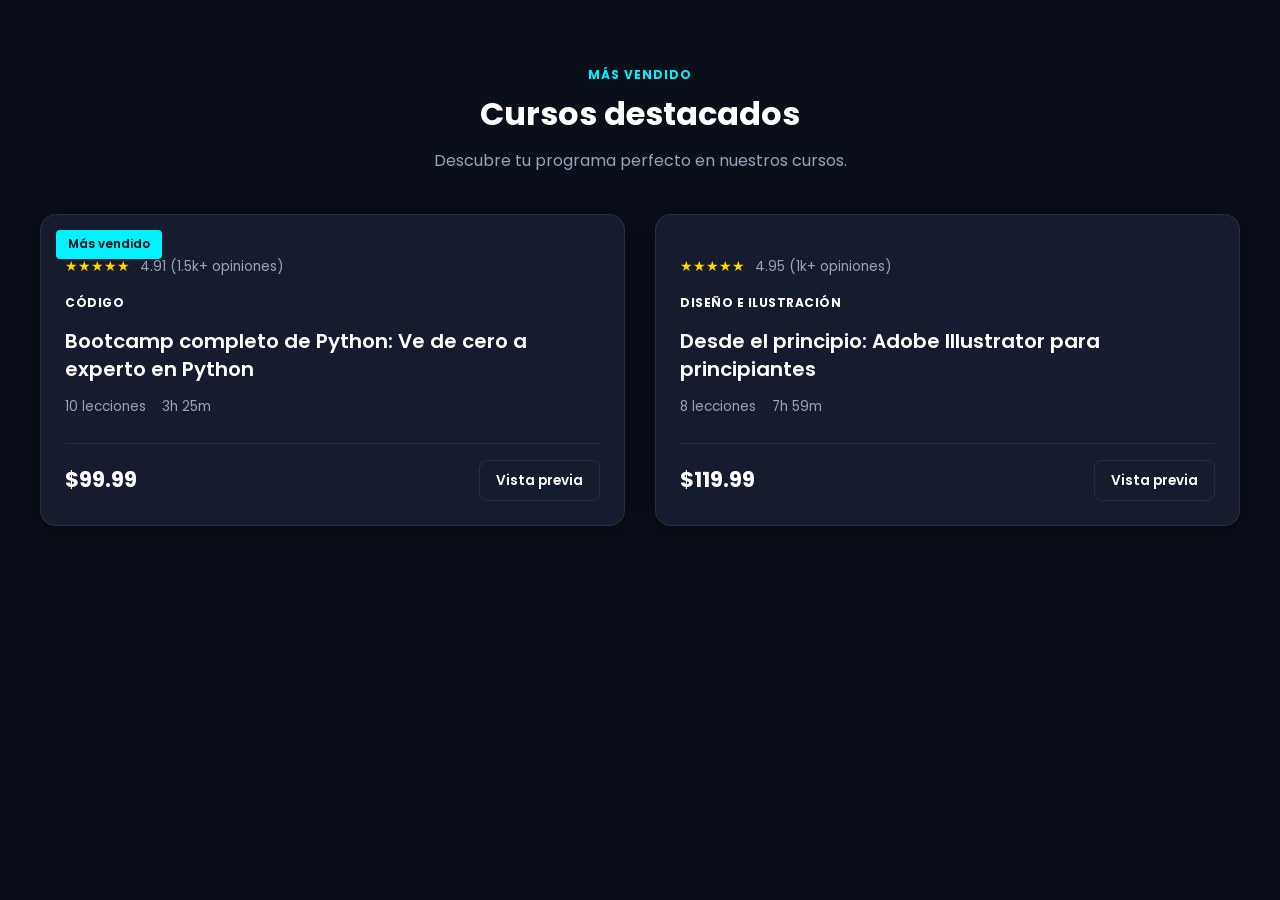
<file: SenaApp/cursos.html>
<!DOCTYPE html>
<html lang="en">
<head>
    <meta charset="UTF-8">
    <meta name="viewport" content="width=device-width, initial-scale=1.0">
    <link rel="stylesheet" href="css/estilo_index.css">
    <title>Document</title>
</head>
<body>
       <section class="cursos-destacados container">
        <div class="section-title">
            <span class="categoria-tag">MÁS VENDIDO</span>
            <h2>Cursos destacados</h2>
            <p>Descubre tu programa perfecto en nuestros cursos.</p>
        </div>
        <div class="cursos-grid">
            <div class="card-curso">
                <div class="card-banner">Más vendido</div>
                <div class="card-body">
                    <div class="rating">★★★★★ <span>4.91 (1.5k+ opiniones)</span></div>
                    <span class="categoria-tag">CÓDIGO</span>
                    <h3>Bootcamp completo de Python: Ve de cero a experto en Python</h3>
                    <div class="meta-info">
                        <span>10 lecciones</span>
                        <span>3h 25m</span>
                    </div>
                    <div class="card-footer">
                        <span class="precio">$99.99</span>
                        <a href="#" class="btn-preview">Vista previa</a>
                    </div>
                </div>
            </div>
            <div class="card-curso">
                <div class="card-body">
                    <div class="rating">★★★★★ <span>4.95 (1k+ opiniones)</span></div>
                    <span class="categoria-tag">DISEÑO E ILUSTRACIÓN</span>
                    <h3>Desde el principio: Adobe Illustrator para principiantes</h3>
                    <div class="meta-info">
                        <span>8 lecciones</span>
                        <span>7h 59m</span>
                    </div>
                    <div class="card-footer">
                        <span class="precio">$119.99</span>
                        <a href="#" class="btn-preview">Vista previa</a>
                    </div>
                </div>
            </div>
        </div>
    </section>
</body>
</html>
</file>
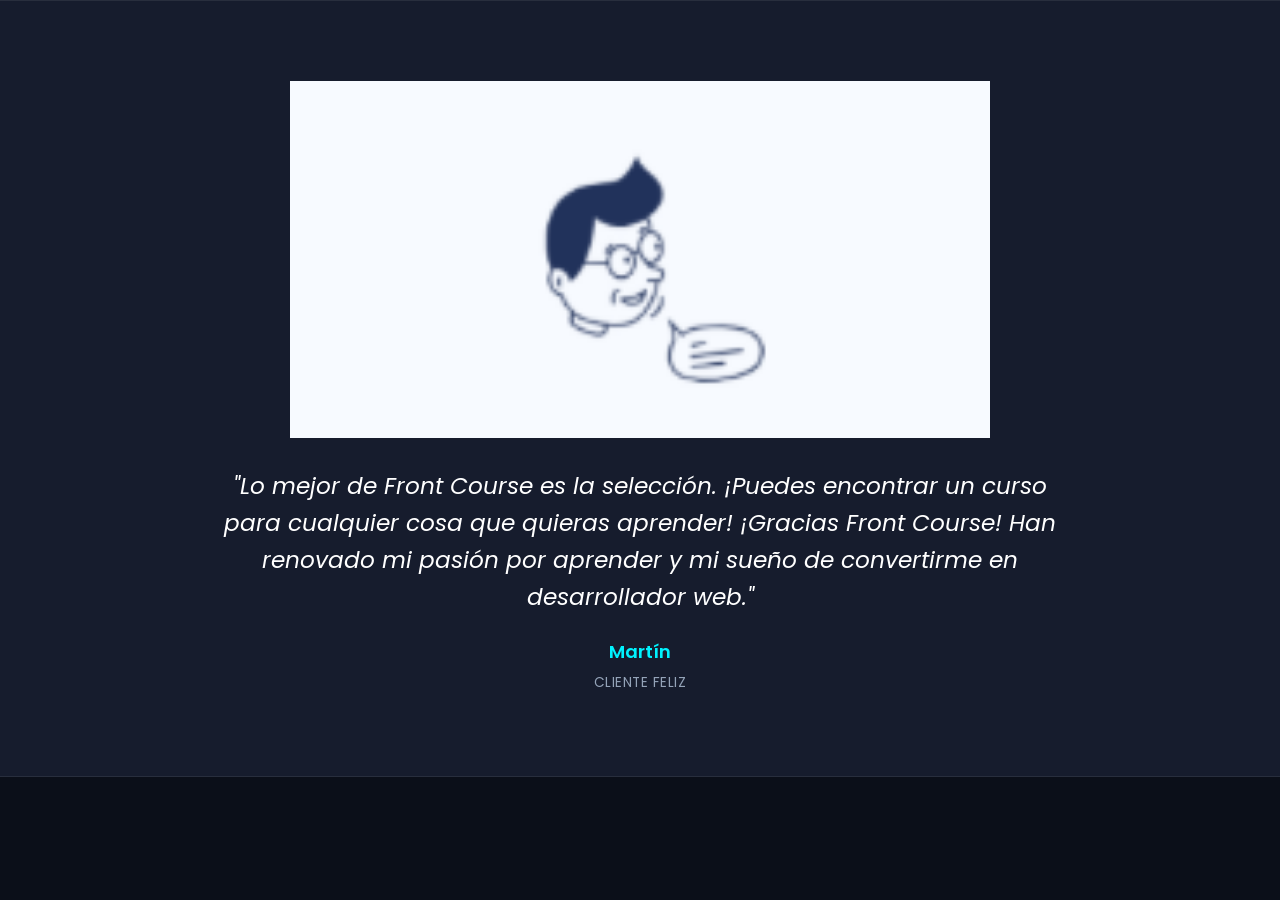
<file: SenaApp/instructor.html>
<!DOCTYPE html>
<html lang="es">
<head>
    <meta charset="UTF-8">
    <meta name="viewport" content="width=device-width, initial-scale=1.0">
    <link rel="stylesheet" href="css/estilo_index.css">
    <title>SenaApp</title>
</head>
<body>

    <section class="testimonio">

        <div class="container">

            <img src="img/Captura de pantalla 2026-06-01 183310.png" alt="Martin" class="avatar">

            <p class="comentario">
                "Lo mejor de Front Course es la selección. ¡Puedes encontrar un curso para cualquier cosa que quieras aprender! ¡Gracias Front Course! Han renovado mi pasión por aprender y mi sueño de convertirme en desarrollador web."
            </p>

            <h4>Martín</h4>

            <span class="rol">Cliente feliz</span>

        </div>

    </section>

</body>
</html>
</file>
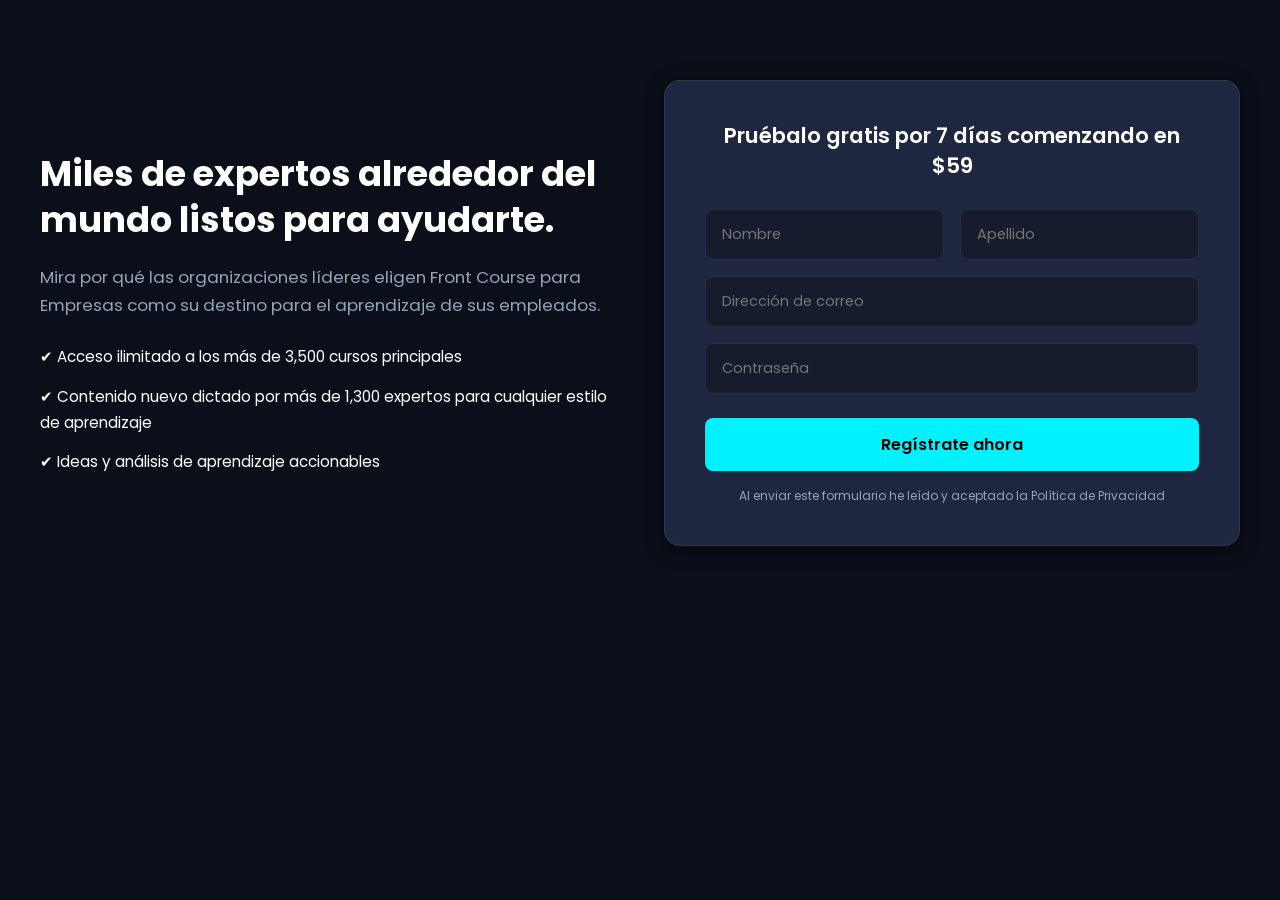
<file: SenaApp/Resumen.html>
<!DOCTYPE html>
<html lang="en">
<head>
    <meta charset="UTF-8">
    <meta name="viewport" content="width=device-width, initial-scale=1.0">
    <link rel="stylesheet" href="css/estilo_index.css">
    <title>Document</title>
</head>
<body>
        <section class="expertos container">
        <div class="expertos-info">
            <h2>Miles de expertos alrededor del mundo listos para ayudarte.</h2>
            <p>Mira por qué las organizaciones líderes eligen Front Course para Empresas como su destino para el aprendizaje de sus empleados.</p>
            <ul>
                <li>✔ Acceso ilimitado a los más de 3,500 cursos principales</li>
                <li>✔ Contenido nuevo dictado por más de 1,300 expertos para cualquier estilo de aprendizaje</li>
                <li>✔ Ideas y análisis de aprendizaje accionables</li>
            </ul>
        </div>
        <div class="expertos-formulario">
            <h3>Pruébalo gratis por 7 días comenzando en $59</h3>
            <form>
                <div class="form-row">
                    <input type="text" placeholder="Nombre" required>
                    <input type="text" placeholder="Apellido" required>
                </div>
                <input type="email" placeholder="Dirección de correo" required>
                <input type="password" placeholder="Contraseña" required>
                <button type="submit" class="btn btn-primary btn-block">Regístrate ahora</button>
                <p class="terminos">Al enviar este formulario he leído y aceptado la Política de Privacidad</p>
            </form>
        </div>
    </section>
</body>
</html>
</file>
<file: SenaApp/css/estilo_index.css>
@import url('https://fonts.googleapis.com/css?family=Poppins:wght@300;400;500;600;700&display=swap');

/* VARIABLES GLOBALES */
:root {
   
    --azul: #00F2FE;              
    --azul-noche: #161C2D;        
    --amarillo: #FFD700;         
    --fondo: #0B0F19;             
    --texto: #FFFFFF;             
    --gris: #94A3B8;              
    --blanco: #1E2640;            
    --borde: rgba(255, 255, 255, 0.08); 
    
    /* Tipografía */
    --fuente: 'Poppins', sans-serif;
    
    /* Bordes y sombras */
    --radio: 8px;
    --radio-lg: 16px;
    --sombra: 0 4px 20px rgba(0,0,0,0.4);
    --sombra-card: 0 8px 30px rgba(0, 242, 254, 0.15);
    --transicion: 0.3s ease;
}

/* RESET UNIVERSAL */
*, *::before, *::after {
    margin: 0;
    padding: 0;
    box-sizing: border-box;
}

/* BASE DEL BODY */
html { 
    scroll-behavior: smooth; 
}

body {
    font-family: var(--fuente);
    color: var(--texto);
    background-color: var(--fondo);
    line-height: 1.7;
}

h1, h2, h3, h4, h5 { line-height: 1.3; color: var(--texto); }
a { text-decoration: none; color: inherit; }
img { max-width: 100%; display: block; }
ul { list-style: none;}

/* CONTENEDOR CENTRADO */
.container {
    max-width: 1200px;
    margin: 0 auto;
    padding: 0 24px;
}

/* BOTONES GLOBALES */
.btn {
    display: inline-block;
    padding: 12px 24px;
    border-radius: var(--radio);
    font-family: var(--fuente);
    font-size: 0.9rem;
    font-weight: 600;
    cursor: pointer;
    border: none;
    transition: all var(--transicion);
}

.btn-primary {
    background-color: var(--azul);
    color: #000000; /* Texto oscuro para que resalte sobre el botón cian */
}

.btn-primary:hover {
    background-color: #00c2cc;
    transform: translateY(-2px);
}

.hero{
    display: grid;
    grid-template-columns: 45% 55%;
    align-items: center;
    min-height: calc(100vh - 64px);
    padding: 0 5%;
    background-color: var(--fondo);
}

.hero-imagen img{
    width: 100%;
    border-radius: var(--radio);
    background: #D0DEFF; /*color mientras no hay imagen*/
}

/* Columna derecha */
.hero-contenido {padding: 60px 0 60px 40px;}
.hero-titulo {font-size: clamp(2.2rem, 4.5vw, 3.4rem); 
    font-weight: 700; line-height: 1.2; margin-bottom: 24px;
}
.hero-destaque {color: var(--azul); }
.hero-desc {color: var(--gris); margin-bottom: 32px; max-width: 480px;}
.hero-botones {display: flex;align-items: center; gap: 20px;}


.cursos-destacados {
    padding: 60px 0;
    background-color: var(--fondo); 
}

.section-title {
    text-align: center;
    margin-bottom: 40px;
}

.section-title .categoria-tag {
    display: inline-block;
    color: var(--azul); 
    font-size: 0.75rem;
    font-weight: 700;
    letter-spacing: 1px;
    margin-bottom: 8px;
}

.section-title h2 {
    font-size: 2rem;
    font-weight: 700;
    margin-bottom: 12px;
}

.section-title p {
    color: var(--gris); 
    font-size: 1rem;
}

.cursos-grid {
    display: grid;
    grid-template-columns: repeat(2, 1fr); 
    gap: 30px;
}

.card-curso {
    background-color: var(--azul-noche); 
    border: 1px solid var(--borde);
    border-radius: var(--radio-lg); 
    overflow: hidden;
    position: relative;
    box-shadow: var(--sombra);
    transition: transform var(--transicion), box-shadow var(--transicion);
}

.card-curso:hover {
    transform: translateY(-5px);
    box-shadow: var(--sombra-card); 
}


.card-banner {
    position: absolute;
    top: 15px;
    left: 15px;
    background-color: var(--azul); 
    color: #0B0F19; 
    padding: 4px 12px;
    border-radius: 4px;
    font-size: 0.75rem;
    font-weight: 600;
    z-index: 10;
}

.card-body {
    padding: 24px;
    padding-top: 40px; 
}

.rating {
    color: var(--amarillo); 
    font-size: 0.85rem;
    margin-bottom: 10px;
}

.rating span {
    color: var(--gris);
    margin-left: 6px;
}

.card-body .categoria-tag {
    color: var(--verde); 
    font-size: 0.75rem;
    font-weight: 700;
    letter-spacing: 0.5px;
}

.card-curso h3 {
    font-size: 1.25rem;
    font-weight: 600;
    margin: 12px 0;
    line-height: 1.4;
    min-height: 56px;
}

.meta-info {
    display: flex;
    gap: 16px;
    color: var(--gris);
    font-size: 0.85rem;
    margin-bottom: 24px;
}

.meta-info span {
    display: flex;
    align-items: center;
}


.card-footer {
    display: flex;
    justify-content: space-between;
    align-items: center;
    border-top: 1px solid var(--borde);
    padding-top: 16px;
    margin-top: 12px;
}

.precio {
    font-size: 1.35rem;
    font-weight: 700;
    color: var(--texto);
}


.btn-preview {
    display: inline-block;
    border: 1px solid var(--borde);
    color: var(--texto);
    padding: 8px 16px;
    border-radius: var(--radio);
    font-size: 0.85rem;
    font-weight: 600;
    background: transparent;
    transition: all var(--transicion);
}

.btn-preview:hover {
    border-color: var(--azul);
    color: var(--azul); 
    background-color: rgba(0, 242, 254, 0.05);
}

.expertos {
    display: grid;
    grid-template-columns: 1fr 1fr; 
    gap: 48px;
    padding: 80px 0;
    align-items: center; 
}

.expertos-info h2 {
    font-size: 2.2rem;
    font-weight: 700;
    line-height: 1.3;
    margin-bottom: 20px;
}

.expertos-info p {
    color: var(--gris); 
    font-size: 1.05rem;
    margin-bottom: 24px;
}

.expertos-info ul {
    display: flex;
    flex-direction: column;
    gap: 14px; 
}

.expertos-info ul li {
    font-size: 0.95rem;
    color: var(--texto);
    display: flex;
    align-items: flex-start;
    gap: 10px;
}

.expertos-formulario {
    background-color: var(--blanco); 
    padding: 40px;
    border-radius: var(--radio-lg); 
    border: 1px solid var(--borde);
    box-shadow: var(--sombra);
}

.expertos-formulario h3 {
    font-size: 1.35rem;
    font-weight: 600;
    text-align: center;
    margin-bottom: 28px;
    line-height: 1.4;
}


.form-row {
    display: flex;
    gap: 16px; 
}

.expertos-formulario input {
    width: 100%;
    padding: 14px 16px;
    margin-bottom: 16px;
    background-color: var(--azul-noche); 
    border: 1px solid var(--borde);
    border-radius: var(--radio); 
    color: var(--texto);
    font-family: var(--fuente);
    font-size: 0.9rem;
    outline: none;
    transition: border-color var(--transicion), box-shadow var(--transicion);
}

.expertos-formulario input:focus {
    border-color: var(--azul);
    box-shadow: 0 0 0 3px rgba(0, 242, 254, 0.15);
}

.btn-block {
    width: 100%;
    margin-top: 8px;
    padding: 14px;
    font-size: 1rem;
}

.terminos {
    font-size: 0.75rem;
    color: var(--gris);
    text-align: center;
    margin-top: 16px;
    line-height: 1.5;
}

.testimonio {
    padding: 80px 0;
    text-align: center; 
    background-color: var(--azul-noche); 
    border-top: 1px solid var(--borde); 
    border-bottom: 1px solid var(--borde); 
}

.comentario {
    font-size: 1.45rem;
    font-style: italic; 
    color: var(--texto);
    line-height: 1.6;
    max-width: 850px; 
    margin: 0 auto 24px auto; 
}

.testimonio h4 {
    font-size: 1.15rem;
    font-weight: 600;
    color: var(--azul); 
    margin-bottom: 4px;
}

.rol {
    font-size: 0.85rem;
    color: var(--gris); 
    text-transform: uppercase;
    letter-spacing: 0.5px;
}
.avatar{
    width: 700px;
    margin: 0 auto 30px;
    display: block;
}

/* =========================
   SECCIÓN PROGRAMAS
========================= */

.programas{
    padding: 80px 0;
}

.programas-header{
    text-align: center;
    margin-bottom: 50px;
}

.programas-header h2{
    max-width: 700px;
    margin: 0 auto 15px;
    font-size: 2rem;
}

.programas-header a{
    color: var(--azul);
    font-weight: 600;
}

.programas-grid{
    display: grid;
    grid-template-columns: repeat(3, 1fr);
    gap: 25px;
    margin-top: 40px;
}

.programa-card{
    min-height: 200px;
    width: 100%;
    padding: 25px;
    border-radius: var(--radio);
    display: flex;
    flex-direction: column;
    justify-content: space-between;
    color: white;
    transition: .3s;
    box-shadow: var(--sombra-card);
}

.programa-card:hover{
    transform: translateY(-5px);
}

.programa-card:nth-child(1){background:#4f6ef7;}
.programa-card:nth-child(2){background:#2e6db7;}
.programa-card:nth-child(3){background:#27b5c2;}
.programa-card:nth-child(4){background:#47c7ff;}
.programa-card:nth-child(5){background:#227a98;}
.programa-card:nth-child(6){background:#346db6;}
.programa-card:nth-child(7){background:#44dddf;}
.programa-card:nth-child(8){background:#063169;}

.programa-card h4{
    font-size: 1.2rem;
}

.programa-card a{
    color: white;
    font-weight: 600;
}
.programa-card a{
    color: white;
    font-weight: 600;
    transition: color .3s;
}

.programa-card a:hover{
    color: var(--azul-noche);
}
.programas-grid{
    display: grid;
    grid-template-columns: repeat(3, 1fr);
    gap: 25px;
    margin-top: 40px;
}
</file>
